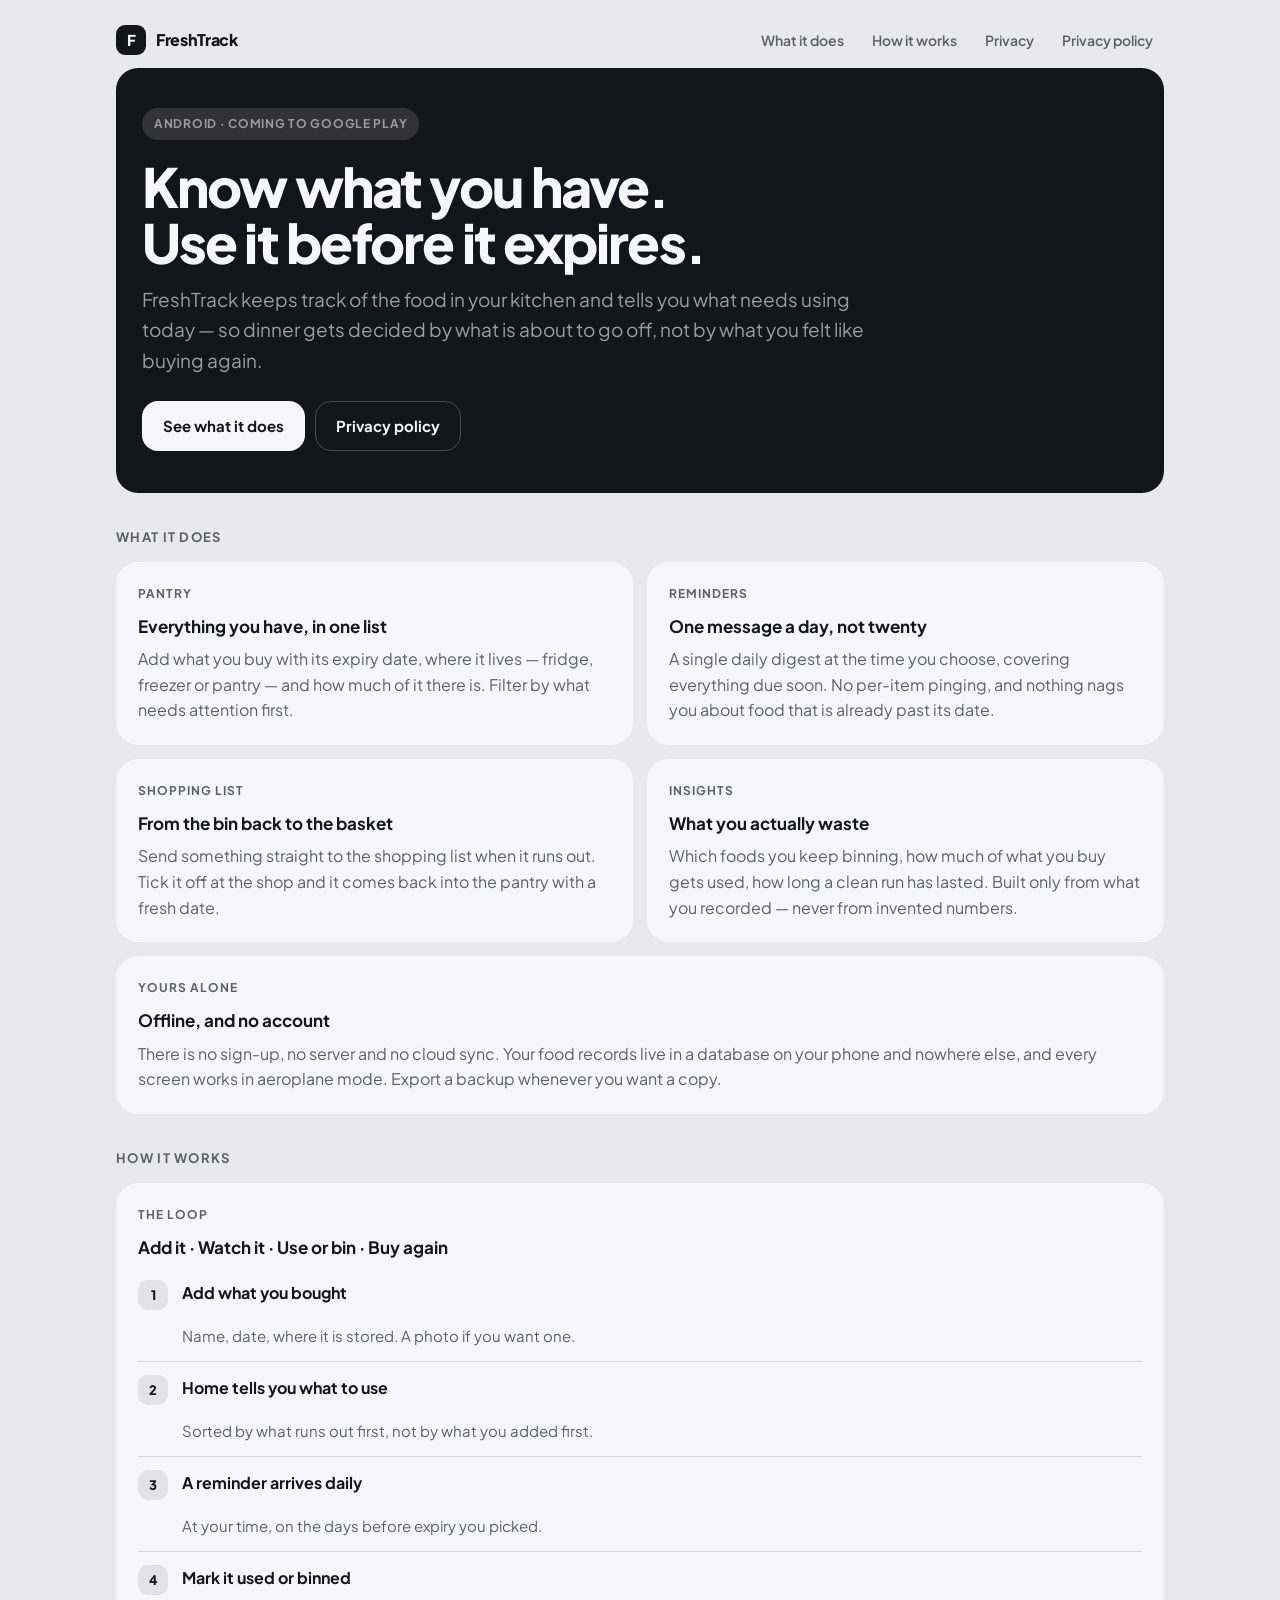
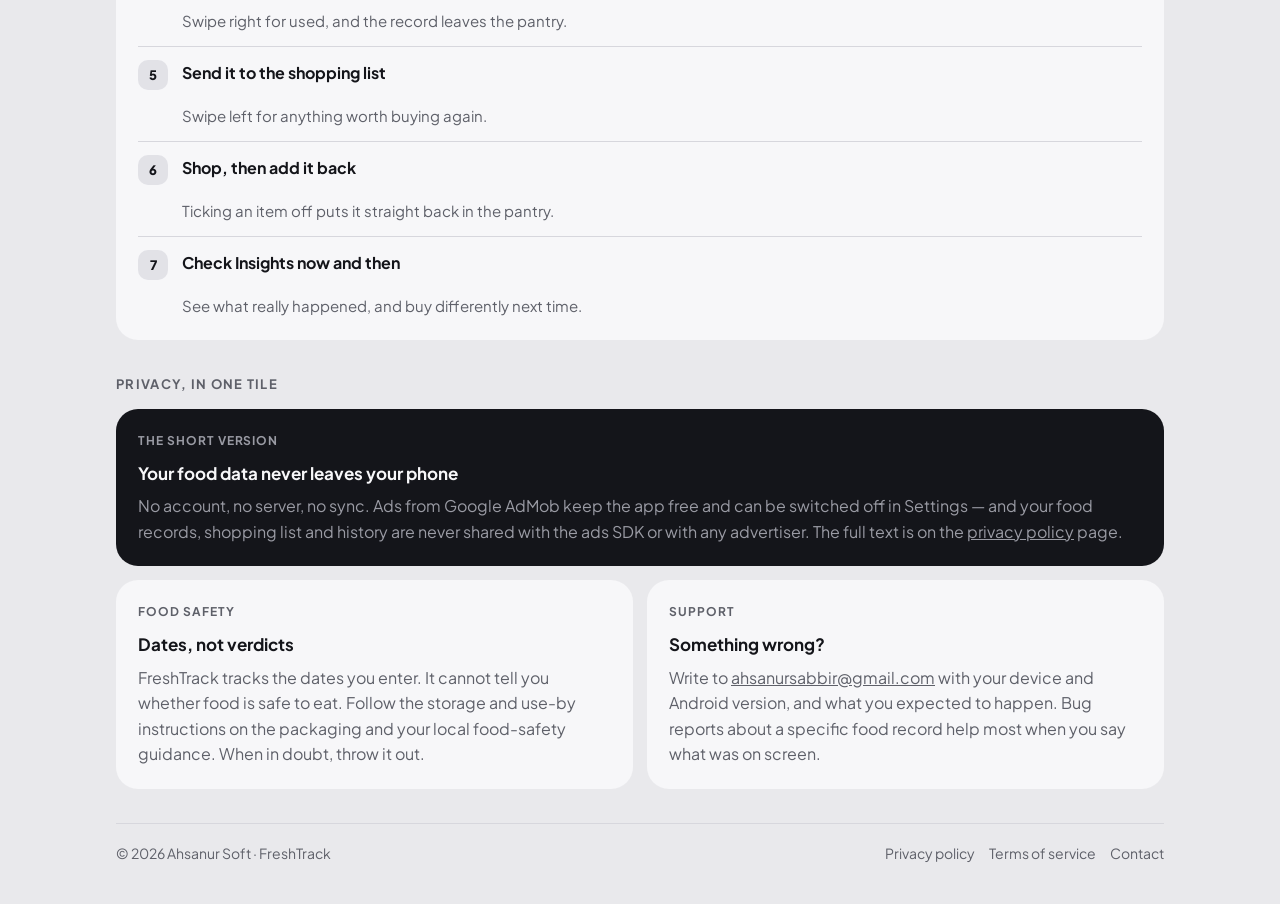
<file: index.html>
<!doctype html>
<html lang="en">
<head>
<meta charset="utf-8">
<meta name="viewport" content="width=device-width, initial-scale=1">
<title>FreshTrack — Food Expiry &amp; Waste Saver</title>
<meta name="description" content="FreshTrack tracks what is in your kitchen and when it expires, so you use food before you lose it. Works offline, no account, no cloud.">
<meta property="og:title" content="FreshTrack — Food Expiry &amp; Waste Saver">
<meta property="og:description" content="Know what you have. Use it before it expires. Offline, no account.">
<meta property="og:type" content="website">
<link rel="preconnect" href="https://fonts.googleapis.com">
<link rel="preconnect" href="https://fonts.gstatic.com" crossorigin>
<link href="https://fonts.googleapis.com/css2?family=Plus+Jakarta+Sans:wght@400;600;700;800&display=swap" rel="stylesheet">
<link rel="stylesheet" href="styles.css">
</head>
<body>
<div class="wrap">

  <header class="site-head">
    <a class="brand" href="./"><span class="mark">F</span> FreshTrack</a>
    <nav>
      <a href="#what">What it does</a>
      <a href="#loop">How it works</a>
      <a href="#privacy">Privacy</a>
      <a href="privacy-policy/">Privacy policy</a>
    </nav>
  </header>

  <main>

    <section class="tile inverted hero">
      <span class="pill">Android · coming to Google Play</span>
      <h1>Know what you have.<br>Use it before it expires.</h1>
      <p>FreshTrack keeps track of the food in your kitchen and tells you what
      needs using today — so dinner gets decided by what is about to go off,
      not by what you felt like buying again.</p>
      <div class="hero-actions">
        <a class="btn btn-primary" href="#what">See what it does</a>
        <a class="btn btn-ghost" href="privacy-policy/">Privacy policy</a>
      </div>
    </section>

    <h2 class="section-title" id="what">What it does</h2>

    <div class="grid">
      <section class="tile">
        <p class="label">Pantry</p>
        <h3>Everything you have, in one list</h3>
        <p>Add what you buy with its expiry date, where it lives — fridge,
        freezer or pantry — and how much of it there is. Filter by what needs
        attention first.</p>
      </section>

      <section class="tile">
        <p class="label">Reminders</p>
        <h3>One message a day, not twenty</h3>
        <p>A single daily digest at the time you choose, covering everything
        due soon. No per-item pinging, and nothing nags you about food that is
        already past its date.</p>
      </section>

      <section class="tile">
        <p class="label">Shopping list</p>
        <h3>From the bin back to the basket</h3>
        <p>Send something straight to the shopping list when it runs out. Tick
        it off at the shop and it comes back into the pantry with a fresh
        date.</p>
      </section>

      <section class="tile">
        <p class="label">Insights</p>
        <h3>What you actually waste</h3>
        <p>Which foods you keep binning, how much of what you buy gets used,
        how long a clean run has lasted. Built only from what you recorded —
        never from invented numbers.</p>
      </section>

      <section class="tile span-2">
        <p class="label">Yours alone</p>
        <h3>Offline, and no account</h3>
        <p>There is no sign-up, no server and no cloud sync. Your food records
        live in a database on your phone and nowhere else, and every screen
        works in aeroplane mode. Export a backup whenever you want a copy.</p>
      </section>
    </div>

    <h2 class="section-title" id="loop">How it works</h2>

    <div class="grid">
      <section class="tile span-2">
        <p class="label">The loop</p>
        <h3>Add it · Watch it · Use or bin · Buy again</h3>
        <ol class="steps">
          <li><b>Add what you bought</b><span>Name, date, where it is stored. A photo if you want one.</span></li>
          <li><b>Home tells you what to use</b><span>Sorted by what runs out first, not by what you added first.</span></li>
          <li><b>A reminder arrives daily</b><span>At your time, on the days before expiry you picked.</span></li>
          <li><b>Mark it used or binned</b><span>Swipe right for used, and the record leaves the pantry.</span></li>
          <li><b>Send it to the shopping list</b><span>Swipe left for anything worth buying again.</span></li>
          <li><b>Shop, then add it back</b><span>Ticking an item off puts it straight back in the pantry.</span></li>
          <li><b>Check Insights now and then</b><span>See what really happened, and buy differently next time.</span></li>
        </ol>
      </section>
    </div>

    <h2 class="section-title" id="privacy">Privacy, in one tile</h2>

    <div class="grid">
      <section class="tile inverted span-2">
        <p class="label">The short version</p>
        <h3>Your food data never leaves your phone</h3>
        <p>No account, no server, no sync. Ads from Google AdMob keep the app
        free and can be switched off in Settings — and your food records,
        shopping list and history are never shared with the ads SDK or with
        any advertiser. The full text is on the
        <a href="privacy-policy/">privacy policy</a> page.</p>
      </section>
    </div>

    <div class="grid">
      <section class="tile">
        <p class="label">Food safety</p>
        <h3>Dates, not verdicts</h3>
        <p>FreshTrack tracks the dates you enter. It cannot tell you whether
        food is safe to eat. Follow the storage and use-by instructions on the
        packaging and your local food-safety guidance. When in doubt, throw it
        out.</p>
      </section>

      <section class="tile">
        <p class="label">Support</p>
        <h3>Something wrong?</h3>
        <p>Write to <a href="mailto:ahsanursabbir@gmail.com">ahsanursabbir@gmail.com</a>
        with your device and Android version, and what you expected to happen.
        Bug reports about a specific food record help most when you say what
        was on screen.</p>
      </section>
    </div>

  </main>

  <footer class="site-foot">
    <span>© 2026 Ahsanur Soft · FreshTrack</span>
    <nav>
      <a href="privacy-policy/">Privacy policy</a>
      <a href="terms/">Terms of service</a>
      <a href="mailto:ahsanursabbir@gmail.com">Contact</a>
    </nav>
  </footer>

</div>
</body>
</html>
</file>
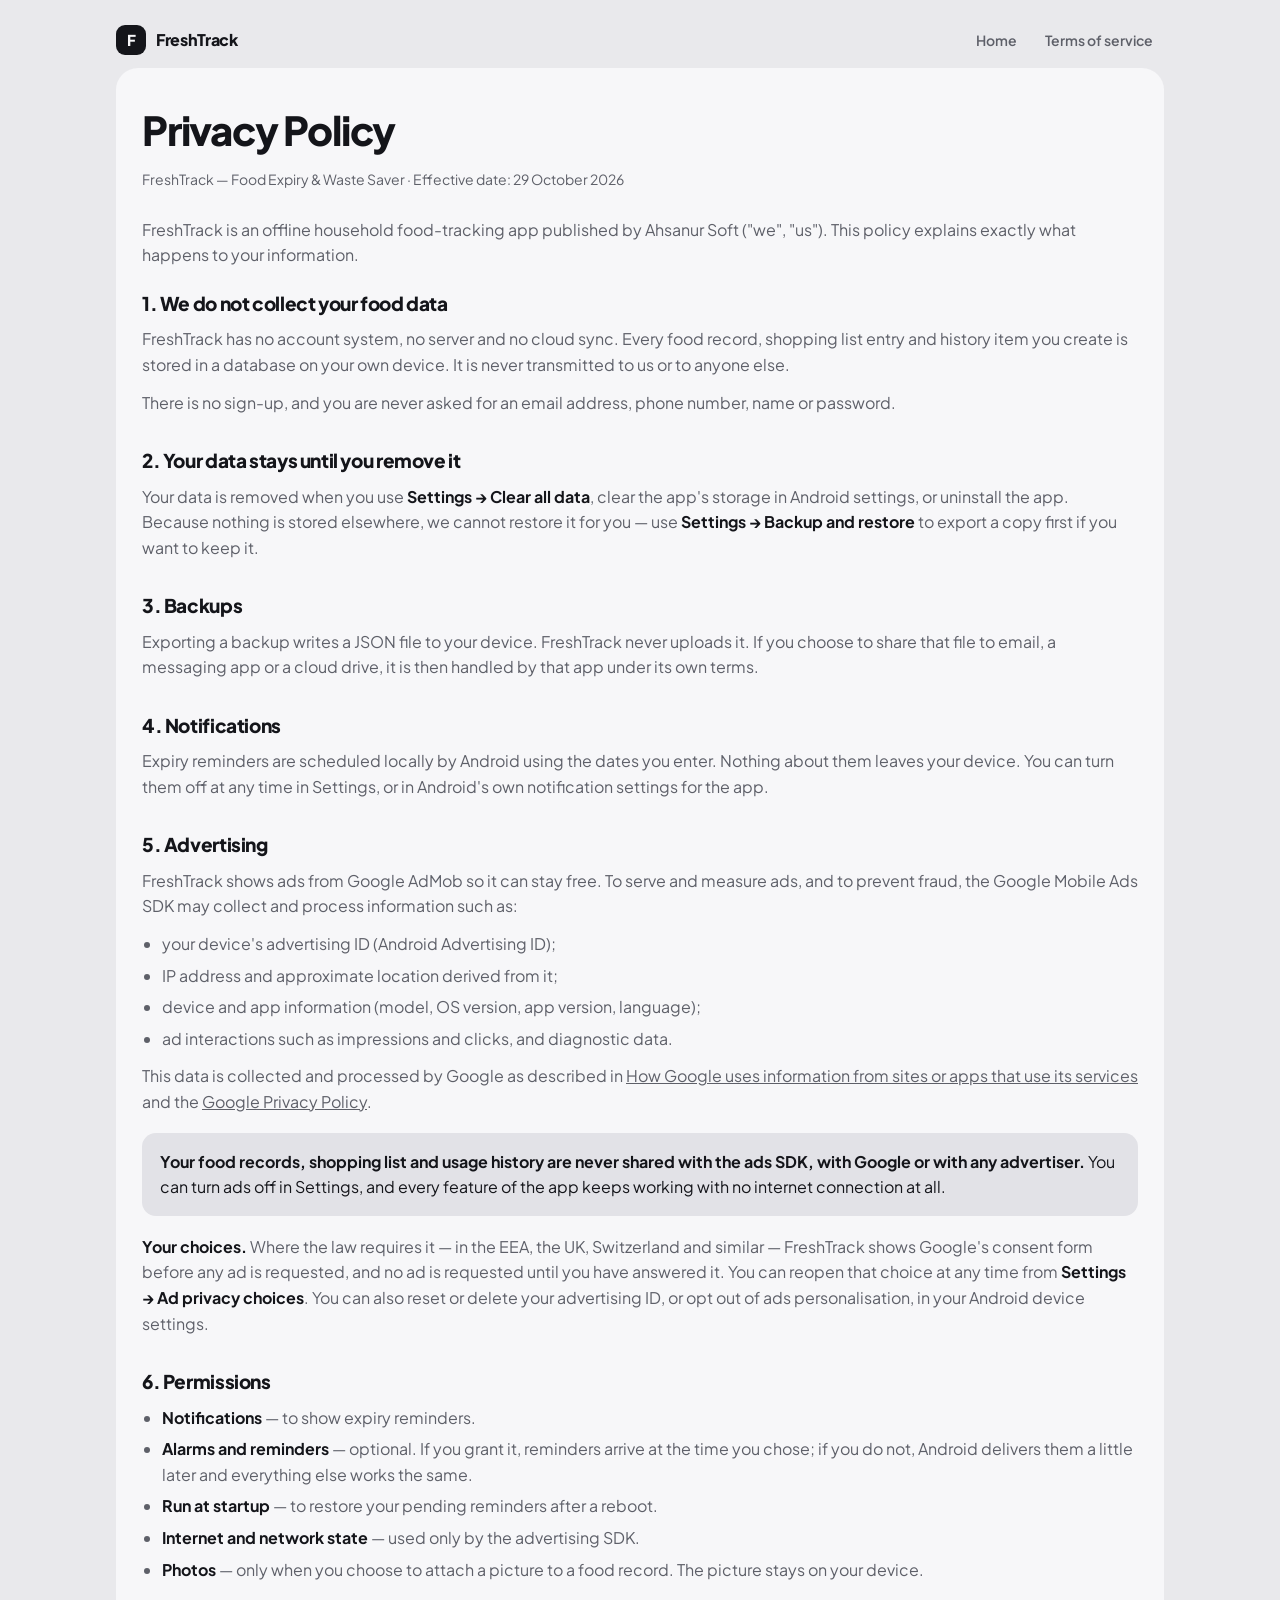
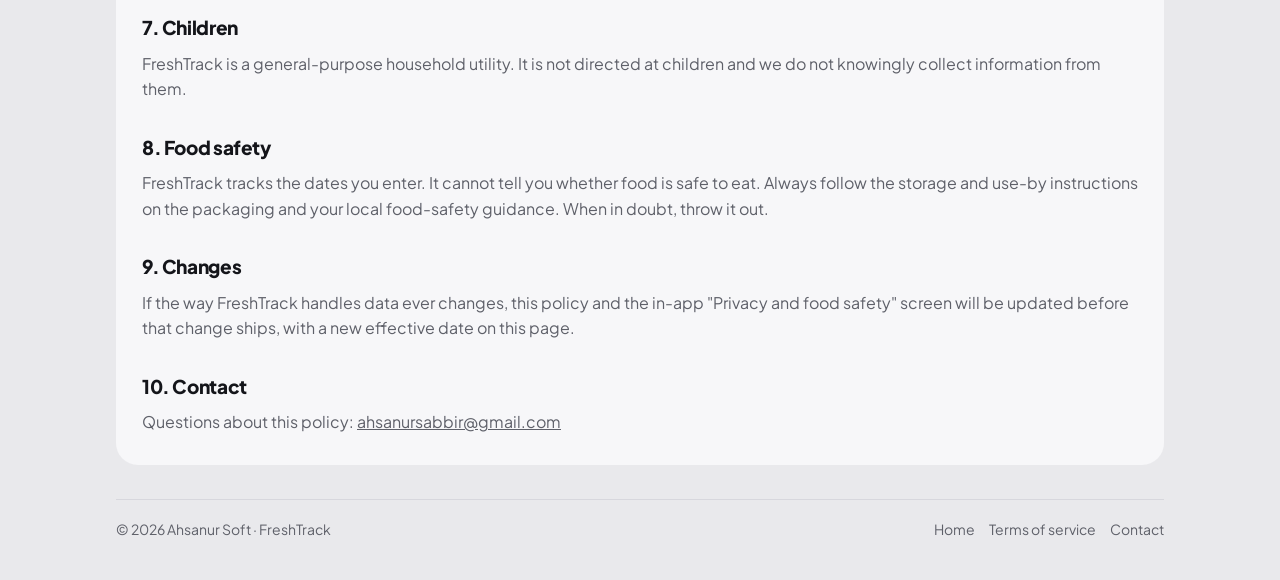
<file: privacy-policy/index.html>
<!doctype html>
<html lang="en">
<head>
<meta charset="utf-8">
<meta name="viewport" content="width=device-width, initial-scale=1">
<title>Privacy Policy — FreshTrack</title>
<meta name="description" content="How FreshTrack handles your information: no account, no server, no cloud sync. Your food records stay on your device.">
<link rel="preconnect" href="https://fonts.googleapis.com">
<link rel="preconnect" href="https://fonts.gstatic.com" crossorigin>
<link href="https://fonts.googleapis.com/css2?family=Plus+Jakarta+Sans:wght@400;600;700;800&display=swap" rel="stylesheet">
<link rel="stylesheet" href="../styles.css">
</head>
<body>
<div class="wrap">

  <header class="site-head">
    <a class="brand" href="../"><span class="mark">F</span> FreshTrack</a>
    <nav>
      <a href="../">Home</a>
      <a href="../terms/">Terms of service</a>
    </nav>
  </header>

  <main class="tile doc">
    <h1>Privacy Policy</h1>
    <p class="updated">FreshTrack — Food Expiry &amp; Waste Saver · Effective date: 29 October 2026</p>

    <p>FreshTrack is an offline household food-tracking app published by
    Ahsanur Soft ("we", "us"). This policy explains exactly what happens to
    your information.</p>

    <h2>1. We do not collect your food data</h2>
    <p>FreshTrack has no account system, no server and no cloud sync. Every
    food record, shopping list entry and history item you create is stored in
    a database on your own device. It is never transmitted to us or to anyone
    else.</p>
    <p>There is no sign-up, and you are never asked for an email address,
    phone number, name or password.</p>

    <h2>2. Your data stays until you remove it</h2>
    <p>Your data is removed when you use <strong>Settings → Clear all
    data</strong>, clear the app's storage in Android settings, or uninstall
    the app. Because nothing is stored elsewhere, we cannot restore it for
    you — use <strong>Settings → Backup and restore</strong> to export a copy
    first if you want to keep it.</p>

    <h2>3. Backups</h2>
    <p>Exporting a backup writes a JSON file to your device. FreshTrack never
    uploads it. If you choose to share that file to email, a messaging app or
    a cloud drive, it is then handled by that app under its own terms.</p>

    <h2>4. Notifications</h2>
    <p>Expiry reminders are scheduled locally by Android using the dates you
    enter. Nothing about them leaves your device. You can turn them off at any
    time in Settings, or in Android's own notification settings for the
    app.</p>

    <h2>5. Advertising</h2>
    <p>FreshTrack shows ads from Google AdMob so it can stay free. To serve
    and measure ads, and to prevent fraud, the Google Mobile Ads SDK may
    collect and process information such as:</p>
    <ul>
      <li>your device's advertising ID (Android Advertising ID);</li>
      <li>IP address and approximate location derived from it;</li>
      <li>device and app information (model, OS version, app version, language);</li>
      <li>ad interactions such as impressions and clicks, and diagnostic data.</li>
    </ul>
    <p>This data is collected and processed by Google as described in
    <a href="https://policies.google.com/technologies/partner-sites">How Google
    uses information from sites or apps that use its services</a> and the
    <a href="https://policies.google.com/privacy">Google Privacy Policy</a>.</p>

    <div class="callout">
      <p><strong>Your food records, shopping list and usage history are never
      shared with the ads SDK, with Google or with any advertiser.</strong>
      You can turn ads off in Settings, and every feature of the app keeps
      working with no internet connection at all.</p>
    </div>

    <p><strong>Your choices.</strong> Where the law requires it — in the EEA,
    the UK, Switzerland and similar — FreshTrack shows Google's consent form
    before any ad is requested, and no ad is requested until you have answered
    it. You can reopen that choice at any time from <strong>Settings → Ad
    privacy choices</strong>. You can also reset or delete your advertising
    ID, or opt out of ads personalisation, in your Android device settings.</p>

    <h2>6. Permissions</h2>
    <ul>
      <li><strong>Notifications</strong> — to show expiry reminders.</li>
      <li><strong>Alarms and reminders</strong> — optional. If you grant it,
      reminders arrive at the time you chose; if you do not, Android delivers
      them a little later and everything else works the same.</li>
      <li><strong>Run at startup</strong> — to restore your pending reminders
      after a reboot.</li>
      <li><strong>Internet and network state</strong> — used only by the
      advertising SDK.</li>
      <li><strong>Photos</strong> — only when you choose to attach a picture
      to a food record. The picture stays on your device.</li>
    </ul>

    <h2>7. Children</h2>
    <p>FreshTrack is a general-purpose household utility. It is not directed
    at children and we do not knowingly collect information from them.</p>

    <h2>8. Food safety</h2>
    <p>FreshTrack tracks the dates you enter. It cannot tell you whether food
    is safe to eat. Always follow the storage and use-by instructions on the
    packaging and your local food-safety guidance. When in doubt, throw it
    out.</p>

    <h2>9. Changes</h2>
    <p>If the way FreshTrack handles data ever changes, this policy and the
    in-app "Privacy and food safety" screen will be updated before that change
    ships, with a new effective date on this page.</p>

    <h2>10. Contact</h2>
    <p>Questions about this policy:
    <a href="mailto:ahsanursabbir@gmail.com">ahsanursabbir@gmail.com</a></p>
  </main>

  <footer class="site-foot">
    <span>© 2026 Ahsanur Soft · FreshTrack</span>
    <nav>
      <a href="../">Home</a>
      <a href="../terms/">Terms of service</a>
      <a href="mailto:ahsanursabbir@gmail.com">Contact</a>
    </nav>
  </footer>

</div>
</body>
</html>
</file>
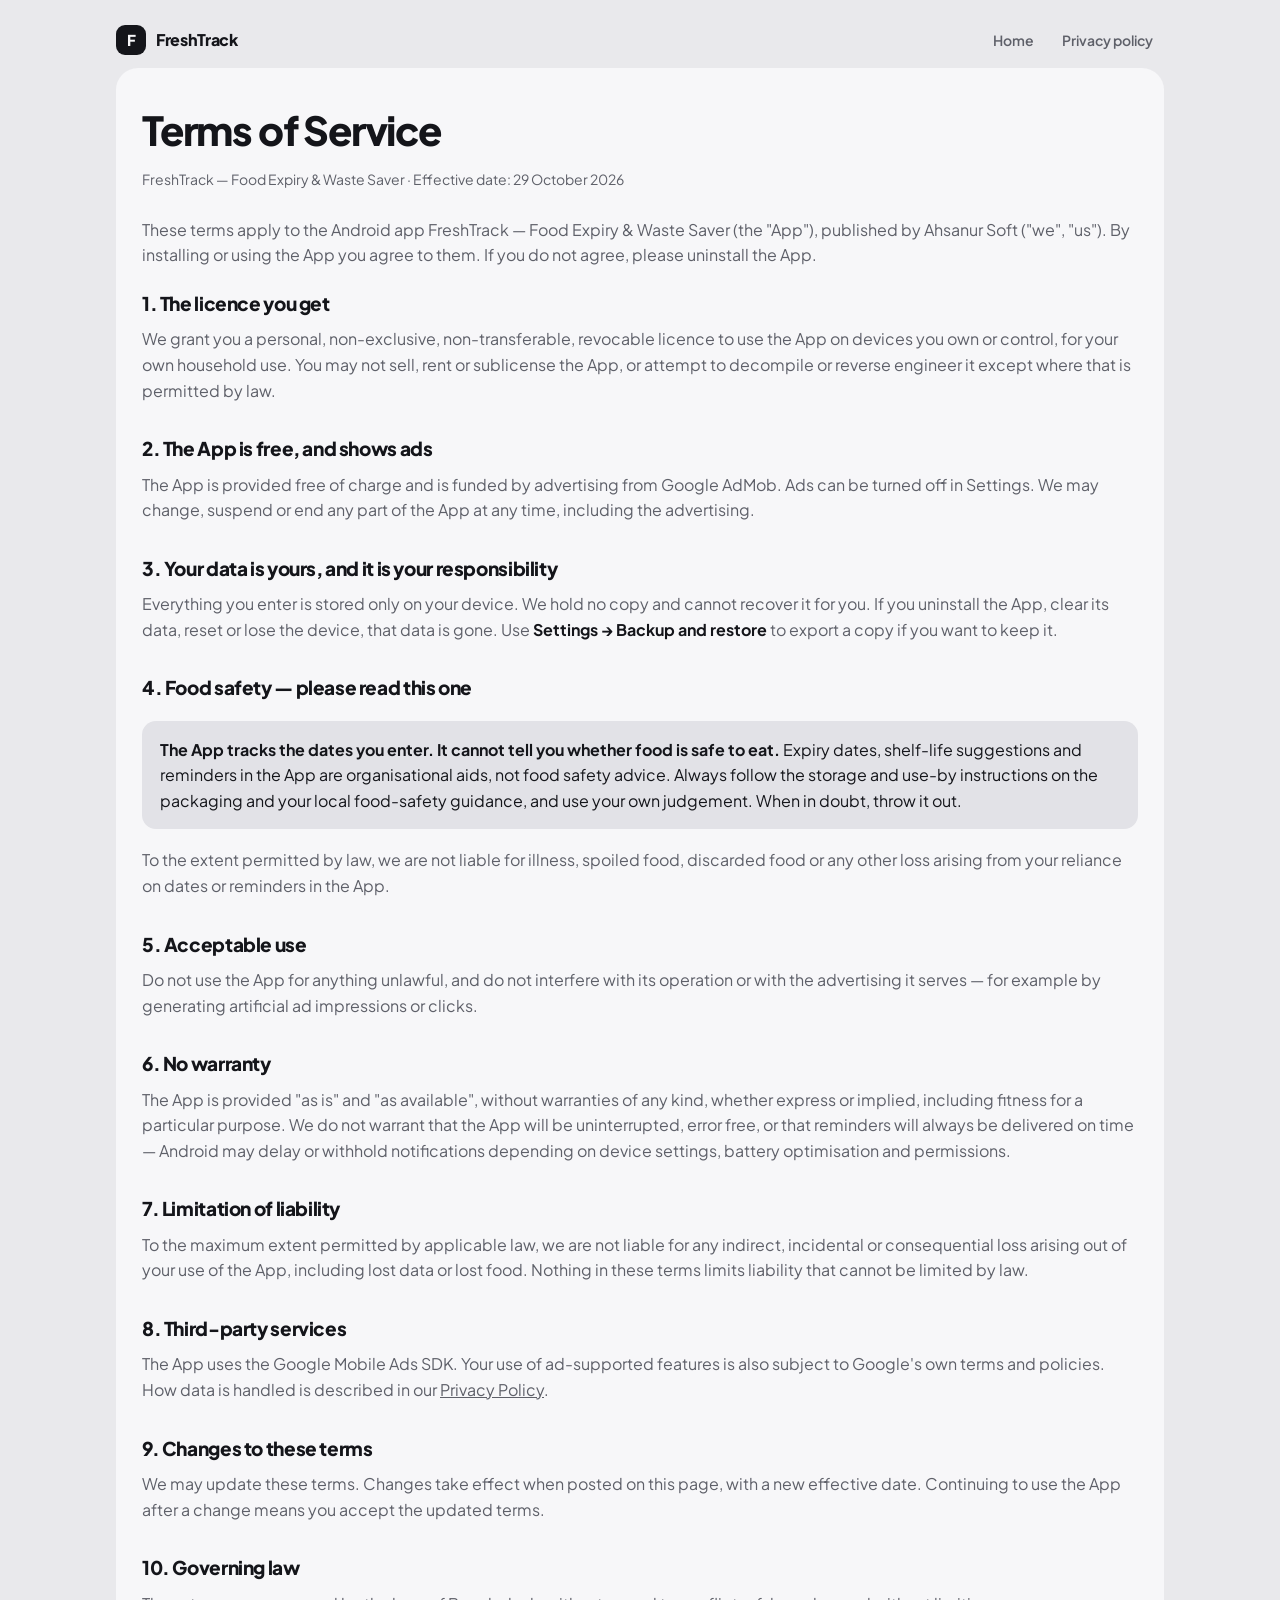
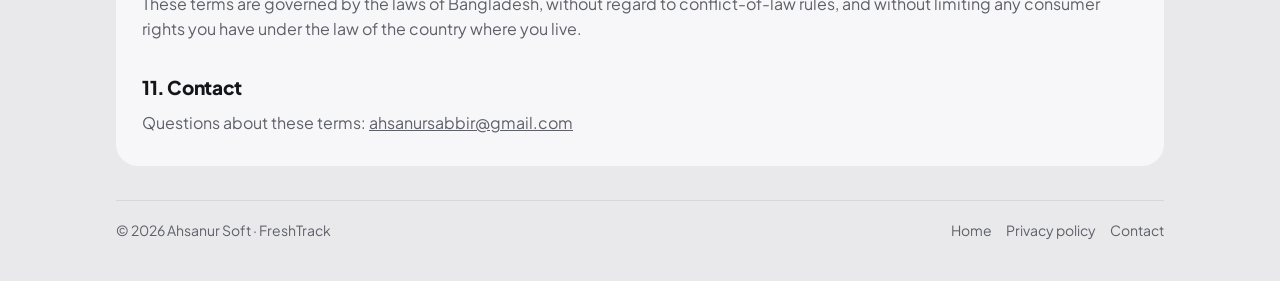
<file: terms/index.html>
<!doctype html>
<html lang="en">
<head>
<meta charset="utf-8">
<meta name="viewport" content="width=device-width, initial-scale=1">
<title>Terms of Service — FreshTrack</title>
<meta name="description" content="The terms you agree to when you use FreshTrack — Food Expiry & Waste Saver.">
<link rel="preconnect" href="https://fonts.googleapis.com">
<link rel="preconnect" href="https://fonts.gstatic.com" crossorigin>
<link href="https://fonts.googleapis.com/css2?family=Plus+Jakarta+Sans:wght@400;600;700;800&display=swap" rel="stylesheet">
<link rel="stylesheet" href="../styles.css">
</head>
<body>
<div class="wrap">

  <header class="site-head">
    <a class="brand" href="../"><span class="mark">F</span> FreshTrack</a>
    <nav>
      <a href="../">Home</a>
      <a href="../privacy-policy/">Privacy policy</a>
    </nav>
  </header>

  <main class="tile doc">
    <h1>Terms of Service</h1>
    <p class="updated">FreshTrack — Food Expiry &amp; Waste Saver · Effective date: 29 October 2026</p>

    <p>These terms apply to the Android app FreshTrack — Food Expiry &amp;
    Waste Saver (the "App"), published by Ahsanur Soft ("we", "us"). By
    installing or using the App you agree to them. If you do not agree, please
    uninstall the App.</p>

    <h2>1. The licence you get</h2>
    <p>We grant you a personal, non-exclusive, non-transferable, revocable
    licence to use the App on devices you own or control, for your own
    household use. You may not sell, rent or sublicense the App, or attempt to
    decompile or reverse engineer it except where that is permitted by law.</p>

    <h2>2. The App is free, and shows ads</h2>
    <p>The App is provided free of charge and is funded by advertising from
    Google AdMob. Ads can be turned off in Settings. We may change, suspend or
    end any part of the App at any time, including the advertising.</p>

    <h2>3. Your data is yours, and it is your responsibility</h2>
    <p>Everything you enter is stored only on your device. We hold no copy and
    cannot recover it for you. If you uninstall the App, clear its data,
    reset or lose the device, that data is gone. Use <strong>Settings → Backup
    and restore</strong> to export a copy if you want to keep it.</p>

    <h2>4. Food safety — please read this one</h2>
    <div class="callout">
      <p><strong>The App tracks the dates you enter. It cannot tell you
      whether food is safe to eat.</strong> Expiry dates, shelf-life
      suggestions and reminders in the App are organisational aids, not food
      safety advice. Always follow the storage and use-by instructions on the
      packaging and your local food-safety guidance, and use your own
      judgement. When in doubt, throw it out.</p>
    </div>
    <p>To the extent permitted by law, we are not liable for illness, spoiled
    food, discarded food or any other loss arising from your reliance on dates
    or reminders in the App.</p>

    <h2>5. Acceptable use</h2>
    <p>Do not use the App for anything unlawful, and do not interfere with its
    operation or with the advertising it serves — for example by generating
    artificial ad impressions or clicks.</p>

    <h2>6. No warranty</h2>
    <p>The App is provided "as is" and "as available", without warranties of
    any kind, whether express or implied, including fitness for a particular
    purpose. We do not warrant that the App will be uninterrupted, error free,
    or that reminders will always be delivered on time — Android may delay or
    withhold notifications depending on device settings, battery optimisation
    and permissions.</p>

    <h2>7. Limitation of liability</h2>
    <p>To the maximum extent permitted by applicable law, we are not liable
    for any indirect, incidental or consequential loss arising out of your use
    of the App, including lost data or lost food. Nothing in these terms
    limits liability that cannot be limited by law.</p>

    <h2>8. Third-party services</h2>
    <p>The App uses the Google Mobile Ads SDK. Your use of ad-supported
    features is also subject to Google's own terms and policies. How data is
    handled is described in our
    <a href="../privacy-policy/">Privacy Policy</a>.</p>

    <h2>9. Changes to these terms</h2>
    <p>We may update these terms. Changes take effect when posted on this
    page, with a new effective date. Continuing to use the App after a change
    means you accept the updated terms.</p>

    <h2>10. Governing law</h2>
    <p>These terms are governed by the laws of Bangladesh, without regard to
    conflict-of-law rules, and without limiting any consumer rights you have
    under the law of the country where you live.</p>

    <h2>11. Contact</h2>
    <p>Questions about these terms:
    <a href="mailto:ahsanursabbir@gmail.com">ahsanursabbir@gmail.com</a></p>
  </main>

  <footer class="site-foot">
    <span>© 2026 Ahsanur Soft · FreshTrack</span>
    <nav>
      <a href="../">Home</a>
      <a href="../privacy-policy/">Privacy policy</a>
      <a href="mailto:ahsanursabbir@gmail.com">Contact</a>
    </nav>
  </footer>

</div>
</body>
</html>
</file>
<file: styles.css>
/* FreshTrack website — the app's own Bento palette, so the site and the
   app look like one product. Tokens first, then layout. */
:root {
  --paper: #e9e9ec;
  --paper-sunk: #e2e2e7;
  --card: #f7f7f9;
  --ink: #14151a;
  --muted: #5e6069;
  --line: #d7d7dd;
  --inverted-bg: #14151a;
  --inverted-ink: #f7f7f9;
  --inverted-muted: #9a9ba4;
  --radius-sm: 14px;
  --radius: 22px;
  --radius-lg: 28px;
  --gap: 14px;
  --page: 1080px;
}

@media (prefers-color-scheme: dark) {
  :root:not([data-theme="light"]) {
    --paper: #131418;
    --paper-sunk: #0f1014;
    --card: #1e2027;
    --ink: #f2f2f5;
    --muted: #9a9ba4;
    --line: #2b2d36;
    --inverted-bg: #f2f2f5;
    --inverted-ink: #14151a;
    --inverted-muted: #5e6069;
  }
}

:root[data-theme="dark"] {
  --paper: #131418;
  --paper-sunk: #0f1014;
  --card: #1e2027;
  --ink: #f2f2f5;
  --muted: #9a9ba4;
  --line: #2b2d36;
  --inverted-bg: #f2f2f5;
  --inverted-ink: #14151a;
  --inverted-muted: #5e6069;
}

* { box-sizing: border-box; }

html { -webkit-text-size-adjust: 100%; }

body {
  margin: 0;
  background: var(--paper);
  color: var(--ink);
  font-family: "Plus Jakarta Sans", -apple-system, BlinkMacSystemFont,
    "Segoe UI", Roboto, "Helvetica Neue", Arial, sans-serif;
  font-size: 16px;
  line-height: 1.6;
  -webkit-font-smoothing: antialiased;
}

.wrap {
  max-width: var(--page);
  margin: 0 auto;
  padding: 0 16px;
}

/* ---------- header ---------- */

.site-head {
  display: flex;
  align-items: center;
  justify-content: space-between;
  gap: 16px;
  padding: 22px 0 10px;
}

.brand {
  display: inline-flex;
  align-items: center;
  gap: 10px;
  font-weight: 800;
  letter-spacing: -0.02em;
  text-decoration: none;
  color: var(--ink);
}

.brand .mark {
  width: 30px;
  height: 30px;
  border-radius: 9px;
  background: var(--inverted-bg);
  color: var(--inverted-ink);
  display: grid;
  place-items: center;
  font-size: 15px;
  font-weight: 800;
}

.site-head nav {
  display: flex;
  gap: 6px;
  flex-wrap: wrap;
}

.site-head nav a {
  color: var(--muted);
  text-decoration: none;
  font-size: 14px;
  font-weight: 600;
  padding: 7px 11px;
  border-radius: 999px;
}

.site-head nav a:hover { color: var(--ink); background: var(--card); }

/* ---------- tiles ---------- */

.tile {
  background: var(--card);
  border-radius: var(--radius);
  padding: 22px;
}

.tile.inverted {
  background: var(--inverted-bg);
  color: var(--inverted-ink);
}

.tile.inverted .label,
.tile.inverted p { color: var(--inverted-muted); }

.label {
  font-size: 12px;
  font-weight: 700;
  letter-spacing: 0.08em;
  text-transform: uppercase;
  color: var(--muted);
  margin: 0 0 10px;
}

.grid {
  display: grid;
  grid-template-columns: repeat(2, minmax(0, 1fr));
  gap: var(--gap);
  margin: var(--gap) 0;
}

.grid .span-2 { grid-column: span 2; }

@media (max-width: 680px) {
  .grid { grid-template-columns: minmax(0, 1fr); }
  .grid .span-2 { grid-column: span 1; }
}

/* ---------- hero ---------- */

.hero {
  padding: 40px 26px 42px;
  text-align: left;
}

.hero h1 {
  margin: 0 0 14px;
  font-size: clamp(34px, 6vw, 54px);
  line-height: 1.04;
  letter-spacing: -0.035em;
  font-weight: 800;
}

.hero p {
  margin: 0;
  max-width: 54ch;
  font-size: clamp(16px, 2vw, 19px);
}

.pill {
  display: inline-block;
  font-size: 12px;
  font-weight: 700;
  letter-spacing: 0.06em;
  text-transform: uppercase;
  padding: 6px 12px;
  border-radius: 999px;
  background: rgba(255, 255, 255, 0.12);
  color: var(--inverted-muted);
  margin-bottom: 18px;
}

.hero-actions {
  display: flex;
  gap: 10px;
  flex-wrap: wrap;
  margin-top: 26px;
}

.btn {
  display: inline-block;
  padding: 12px 20px;
  border-radius: 16px;
  font-weight: 700;
  font-size: 15px;
  text-decoration: none;
  border: 1px solid transparent;
}

.btn-primary { background: var(--inverted-ink); color: var(--inverted-bg); }

.btn-ghost {
  border-color: rgba(255, 255, 255, 0.22);
  color: var(--inverted-ink);
}

/* ---------- steps ---------- */

.steps { counter-reset: step; list-style: none; margin: 0; padding: 0; }

.steps li {
  counter-increment: step;
  display: grid;
  grid-template-columns: 30px minmax(0, 1fr);
  gap: 14px;
  padding: 13px 0;
  border-bottom: 1px solid var(--line);
}

.steps li:last-child { border-bottom: 0; padding-bottom: 0; }

.steps li::before {
  content: counter(step);
  width: 30px;
  height: 30px;
  border-radius: 10px;
  background: var(--paper-sunk);
  display: grid;
  place-items: center;
  font-size: 13px;
  font-weight: 800;
}

/* The number, the title and the line under it are three grid items, so
   both text items are pinned to the second column — otherwise the span
   falls into the 30px number column and wraps one word per line. */
.steps b { grid-column: 2; font-weight: 700; }

.steps span { grid-column: 2; color: var(--muted); font-size: 15px; }

/* ---------- typography ---------- */

h2 {
  margin: 0 0 8px;
  font-size: 22px;
  letter-spacing: -0.02em;
  font-weight: 800;
}

h3 { margin: 0 0 6px; font-size: 17px; font-weight: 700; }

p { margin: 0 0 12px; color: var(--muted); }

p:last-child { margin-bottom: 0; }

a { color: inherit; }

.section-title {
  margin: 34px 0 var(--gap);
  font-size: 13px;
  font-weight: 700;
  letter-spacing: 0.1em;
  text-transform: uppercase;
  color: var(--muted);
}

/* ---------- document pages ---------- */

.doc { padding: 30px 26px; }

.doc h1 {
  margin: 0 0 6px;
  font-size: clamp(28px, 5vw, 40px);
  letter-spacing: -0.03em;
  font-weight: 800;
}

.doc .updated { color: var(--muted); font-size: 14px; margin-bottom: 26px; }

.doc h2 { margin: 30px 0 8px; font-size: 19px; }

.doc h2:first-of-type { margin-top: 20px; }

.doc p, .doc li { color: var(--muted); }

.doc ul { padding-left: 20px; margin: 0 0 12px; }

.doc li { margin-bottom: 6px; }

.doc strong { color: var(--ink); }

.callout {
  background: var(--paper-sunk);
  border-radius: var(--radius-sm);
  padding: 16px 18px;
  margin: 18px 0;
}

.callout p { color: var(--ink); }

/* ---------- footer ---------- */

.site-foot {
  margin: 34px 0 40px;
  padding-top: 18px;
  border-top: 1px solid var(--line);
  display: flex;
  justify-content: space-between;
  gap: 14px;
  flex-wrap: wrap;
  font-size: 14px;
  color: var(--muted);
}

.site-foot a { text-decoration: none; }

.site-foot a:hover { text-decoration: underline; }

.site-foot nav { display: flex; gap: 14px; flex-wrap: wrap; }
</file>
